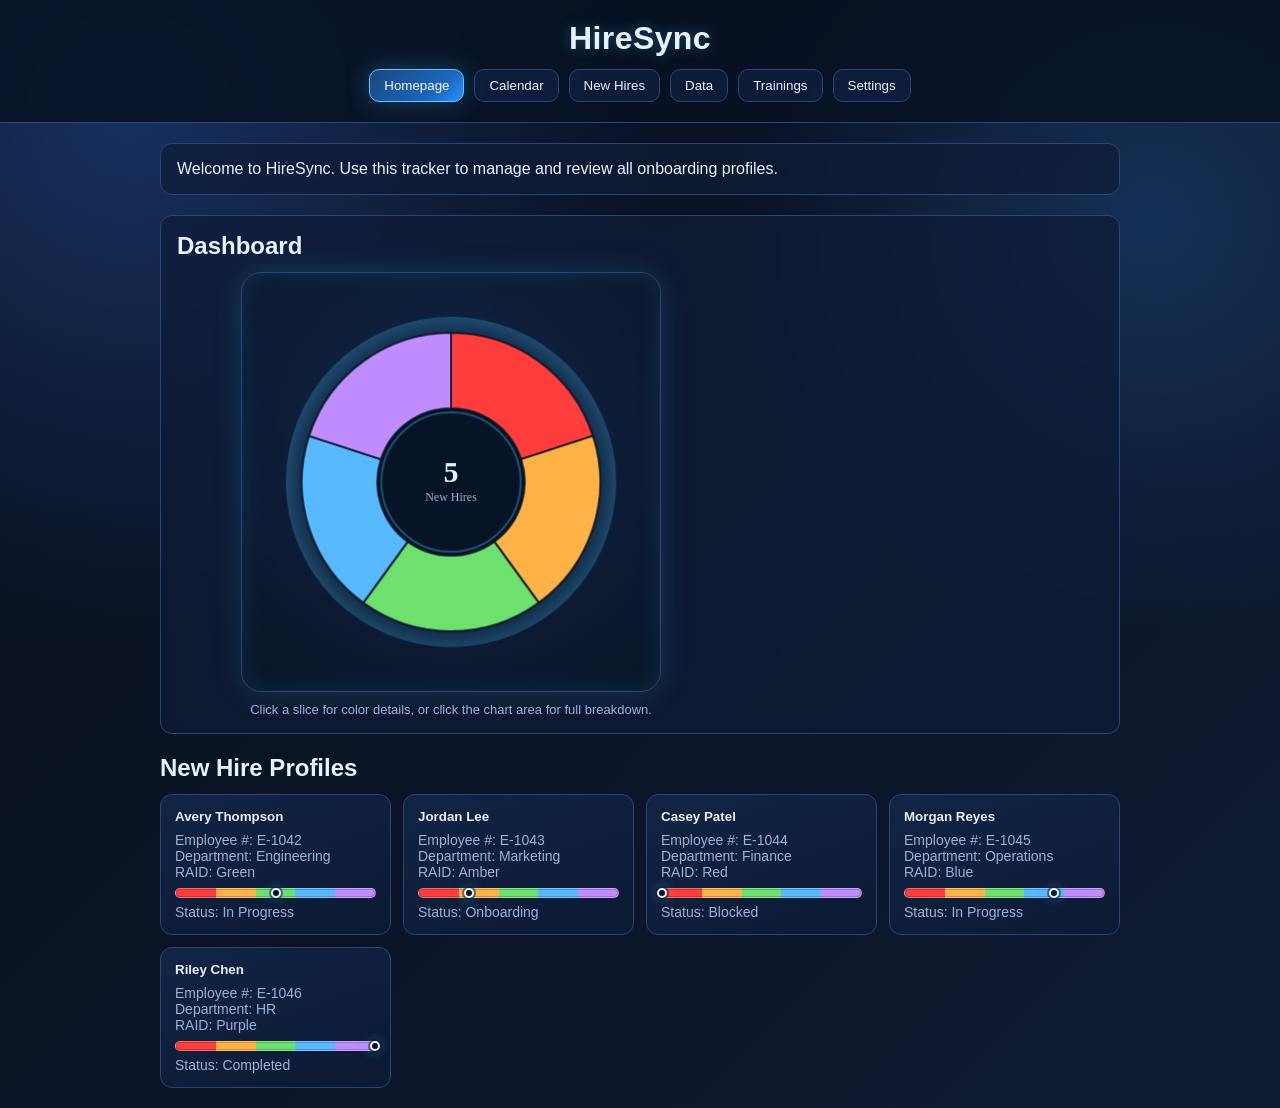
<file: index.html>
<!doctype html>
<html lang="en">
  <head>
    <meta charset="UTF-8" />
    <meta name="viewport" content="width=device-width, initial-scale=1.0" />
    <title>HireSync</title>
    <link rel="stylesheet" href="styles.css" />
  </head>
  <body data-default-tab="Homepage">
    <header class="page-header">
      <h1>HireSync</h1>
      <nav class="tabs" aria-label="Main navigation">
        <button class="tab active" data-tab="Homepage">Homepage</button>
        <button class="tab" data-tab="Calendar">Calendar</button>
        <button class="tab" data-tab="New Hires">New Hires</button>
        <button class="tab" data-tab="Data">Data</button>
        <button class="tab" data-tab="Trainings">Trainings</button>
        <button class="tab" data-tab="Settings">Settings</button>
      </nav>
    </header>

    <main>
      <section class="panel" id="tab-content" aria-live="polite"></section>

      <section class="panel" id="raid-insights-section">
        <h2>Dashboard</h2>
        <div class="raid-insights-layout">
          <div class="raid-chart-wrap">
            <canvas id="raidPieChart" width="420" height="420" aria-label="RAID color distribution chart"></canvas>
            <div class="chart-hint">Click a slice for color details, or click the chart area for full breakdown.</div>
          </div>
          <div id="raidDrilldown" class="raid-drilldown hidden" aria-live="polite">
            <h3 id="raidDrilldownTitle">RAID Details</h3>
            <ul id="raidDrilldownList"></ul>
          </div>
        </div>
      </section>

      <section id="hire-list-section" class="hire-list-section">
        <h2>New Hire Profiles</h2>
        <div id="hire-list" class="hire-list"></div>
      </section>
    </main>

    <div id="modal-backdrop" class="modal-backdrop hidden" role="presentation">
      <div class="modal" role="dialog" aria-modal="true" aria-labelledby="modal-title">
        <div class="modal-header">
          <h3 id="modal-title">Edit New Hire Profile</h3>
          <button id="close-modal" class="close-btn" aria-label="Close">✕</button>
        </div>

        <form id="hire-form" class="form-grid">
          <label>
            Name
            <input id="name" name="name" required />
          </label>

          <label>
            Employee Number
            <input id="employeeNumber" name="employeeNumber" required />
          </label>

          <label>
            Department
            <input id="department" name="department" required />
          </label>

          <label>
            RAID Color Scale
            <input id="raidScale" name="raidScale" type="range" min="1" max="5" step="1" value="3" />
            <div class="raid-scale-visual" aria-hidden="true">
              <div id="raidScaleMarker" class="raid-scale-marker"></div>
            </div>
            <div class="scale-labels" aria-hidden="true">
              <span>Red</span>
              <span>Amber</span>
              <span>Green</span>
              <span>Blue</span>
              <span>Purple</span>
            </div>
            <small id="raidColorDisplay">Selected: Green</small>
          </label>

          <label>
            Status
            <select id="status" name="status" required>
              <option value="Onboarding">Onboarding</option>
              <option value="In Progress">In Progress</option>
              <option value="Completed">Completed</option>
              <option value="Blocked">Blocked</option>
            </select>
          </label>

          <label class="full-width">
            Comment
            <textarea id="comment" name="comment" rows="4" placeholder="Add notes..."></textarea>
          </label>

          <div class="actions full-width">
            <button type="button" id="cancel-btn" class="secondary">Cancel</button>
            <button type="submit" class="primary">Save</button>
          </div>
        </form>
      </div>
    </div>

    <script src="script.js"></script>
  </body>
</html>
</file>
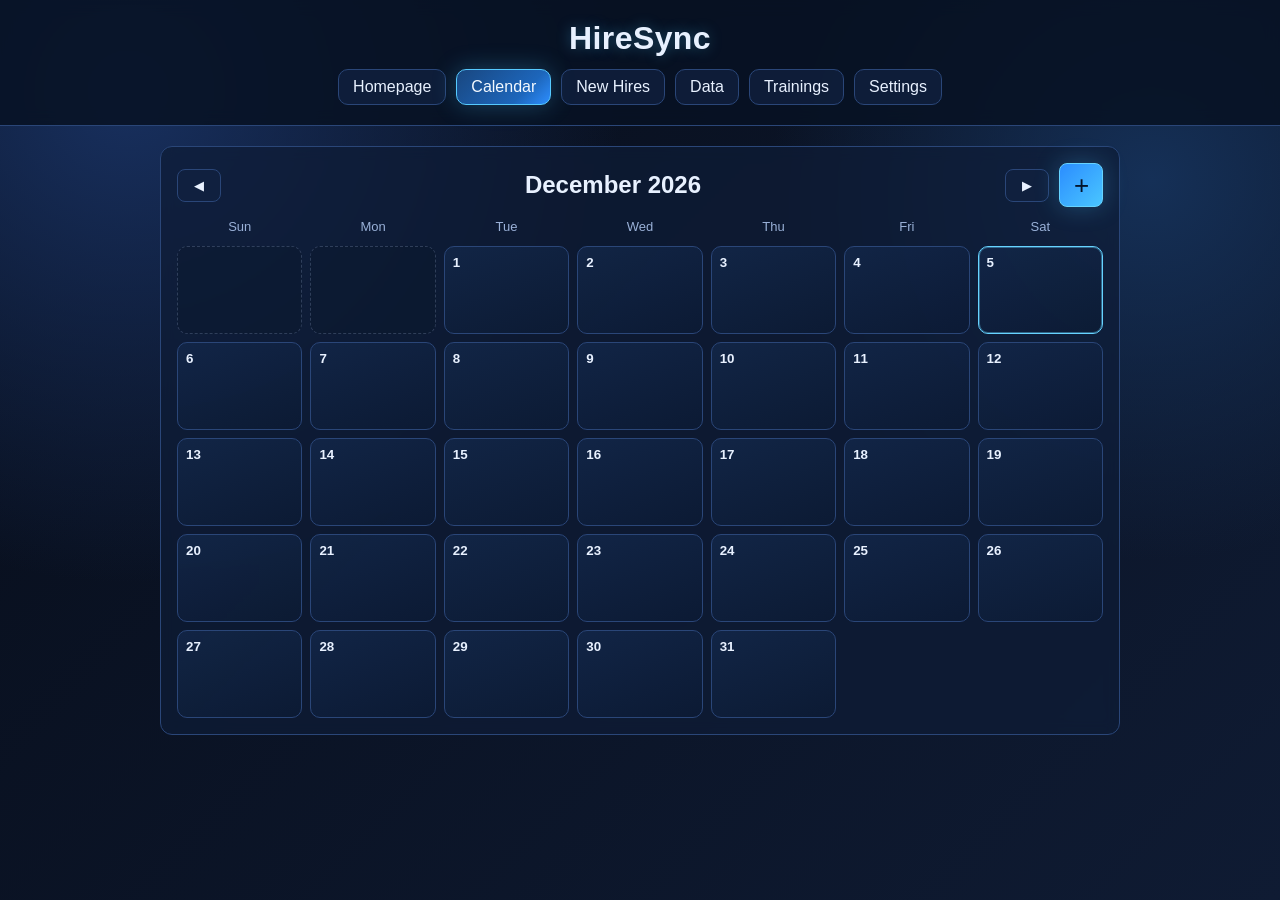
<file: calendar.html>
<!doctype html>
<html lang="en">
  <head>
    <meta charset="UTF-8" />
    <meta name="viewport" content="width=device-width, initial-scale=1.0" />
    <title>Calendar - HireSync</title>
    <link rel="stylesheet" href="styles.css" />
  </head>
  <body>
    <header class="page-header">
      <h1>HireSync</h1>
      <nav class="tabs" aria-label="Main navigation">
        <a class="tab" href="index.html">Homepage</a>
        <a class="tab active" href="calendar.html" aria-current="page">Calendar</a>
        <a class="tab" href="newhires.html">New Hires</a>
        <a class="tab" href="data.html">Data</a>
        <a class="tab" href="trainings.html">Trainings</a>
        <a class="tab" href="settings.html">Settings</a>
      </nav>
    </header>

    <main>
      <section class="panel calendar-panel" aria-live="polite">
        <div class="calendar-toolbar">
          <div class="calendar-toolbar-left">
            <button id="prevMonth" class="secondary" type="button">◀</button>
            <h2 id="calendarMonthLabel">Calendar</h2>
            <button id="nextMonth" class="secondary" type="button">▶</button>
          </div>
          <button id="calendarAddBtn" class="primary calendar-add-btn" type="button" aria-label="Add event">+</button>
        </div>

        <div class="calendar-weekdays" aria-hidden="true">
          <span>Sun</span>
          <span>Mon</span>
          <span>Tue</span>
          <span>Wed</span>
          <span>Thu</span>
          <span>Fri</span>
          <span>Sat</span>
        </div>

        <div id="calendarGrid" class="calendar-grid"></div>
      </section>
    </main>

    <div id="calendarModalBackdrop" class="modal-backdrop hidden" role="presentation">
      <div class="modal calendar-modal" role="dialog" aria-modal="true" aria-labelledby="calendar-modal-title">
        <div class="modal-header">
          <h3 id="calendar-modal-title">Day Events</h3>
          <button id="closeCalendarModal" class="close-btn" aria-label="Close">✕</button>
        </div>

        <div class="calendar-modal-layout">
          <section>
            <div class="calendar-events-header">
              <h4 id="selectedDayLabel">Events</h4>
              <div class="calendar-events-actions">
                <button id="sendDayInviteBtn" class="secondary" type="button">Send Invite</button>
                <button id="addEventBtn" class="primary" type="button">+ Add Another Event</button>
              </div>
            </div>
            <ul id="dayEventsList" class="day-events-list"></ul>
          </section>
        </div>
      </div>
    </div>

    <div id="eventModalBackdrop" class="modal-backdrop hidden" role="presentation">
      <div class="modal event-detail-modal" role="dialog" aria-modal="true" aria-labelledby="event-modal-title">
        <div class="modal-header">
          <h3 id="event-modal-title">Event Details</h3>
          <button id="closeEventModal" class="close-btn" aria-label="Close">✕</button>
        </div>

        <form id="calendarEventForm" class="form-grid">
          <label>
            Event Name
            <input id="eventName" name="eventName" required />
          </label>

          <label>
            Start Time
            <input id="eventStartTime" name="eventStartTime" type="time" required />
          </label>

          <label>
            End Time
            <input id="eventEndTime" name="eventEndTime" type="time" required />
          </label>

          <label>
            Start Date
            <input id="eventStartDate" name="eventStartDate" type="date" required />
          </label>

          <label>
            End Date
            <input id="eventEndDate" name="eventEndDate" type="date" required />
          </label>

          <label>
            Color Code
            <input id="eventColorCode" name="eventColorCode" type="color" value="#58b9ff" />
          </label>

          <label class="full-width note-field">
            Note
            <textarea id="eventNote" name="eventNote" rows="5" placeholder="Enter event notes (max 200 words)"></textarea>
            <small id="noteWordCount" class="note-word-count">0 / 200 words</small>
          </label>

          <div class="actions full-width">
            <button type="button" id="sendEventInviteBtn" class="secondary">Send Invite</button>
            <button type="button" id="deleteEventBtn" class="secondary">Delete</button>
            <button type="submit" class="primary">Save Event</button>
          </div>
        </form>
      </div>
    </div>

    <script src="calendar.js"></script>
  </body>
</html>
</file>
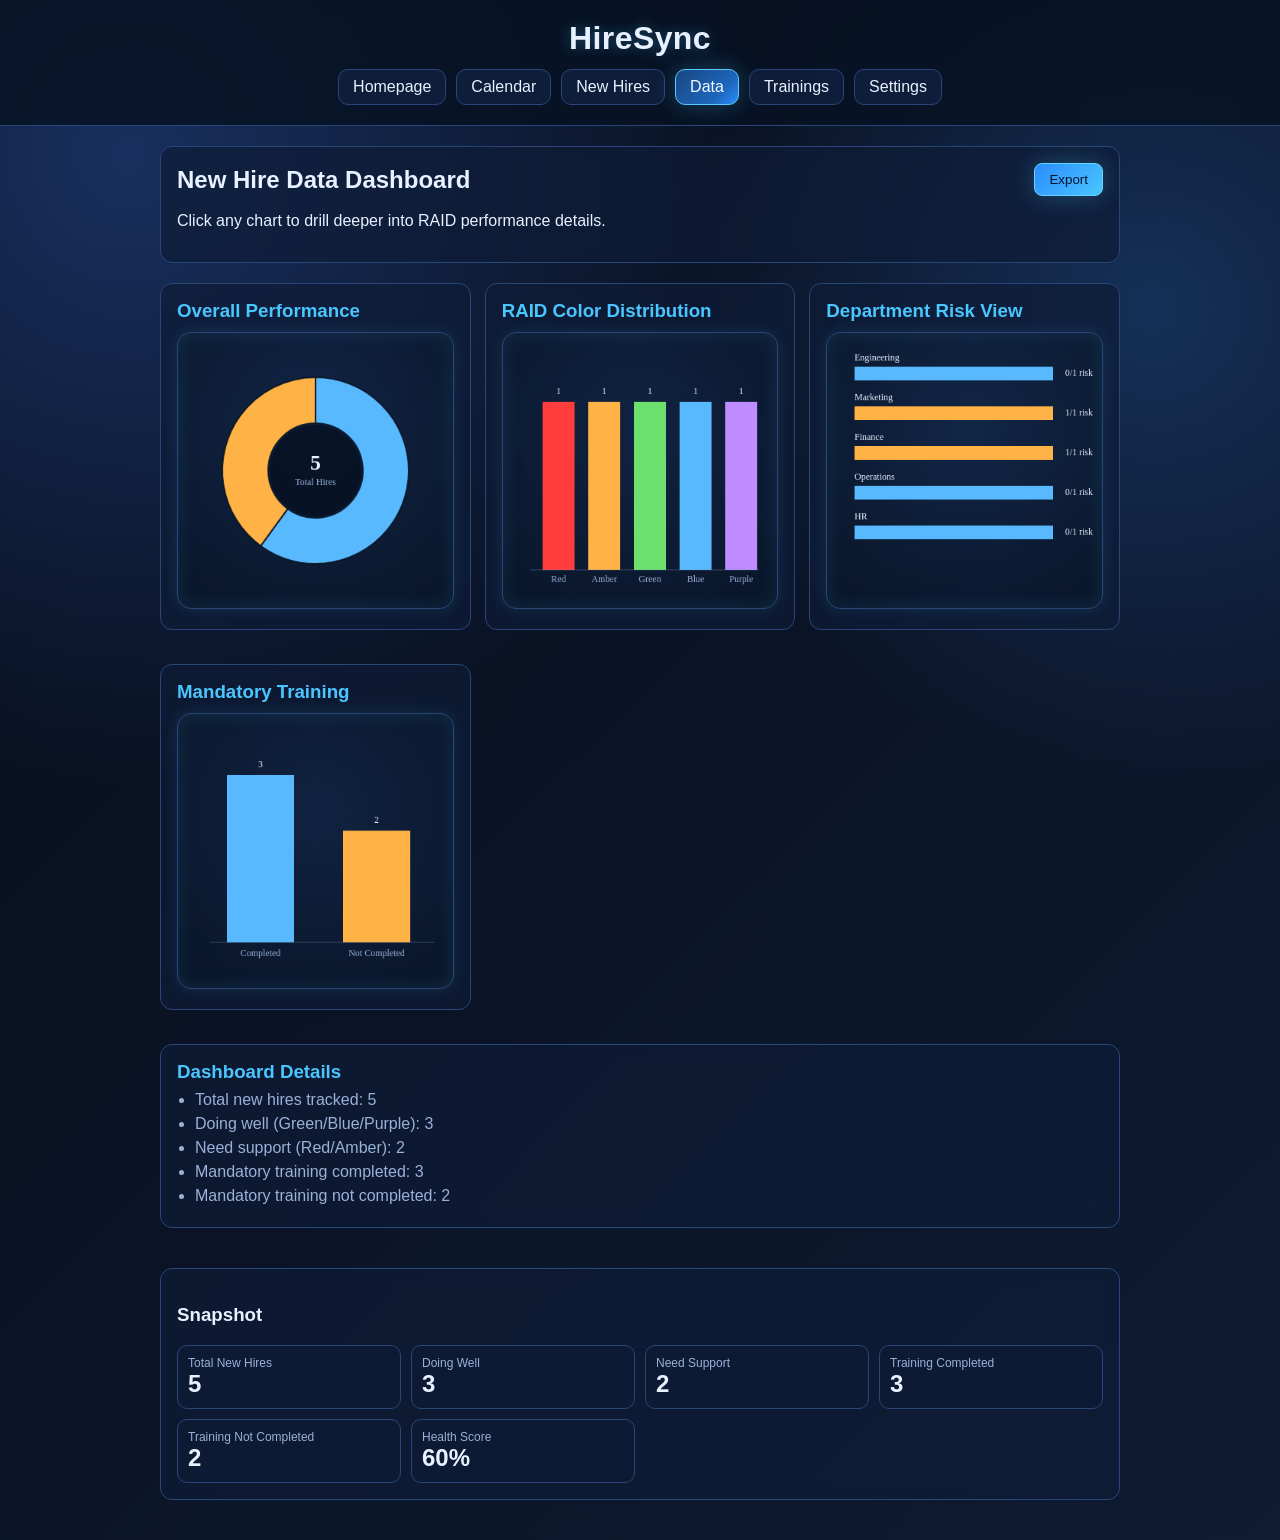
<file: data.html>
<!doctype html>
<html lang="en">
  <head>
    <meta charset="UTF-8" />
    <meta name="viewport" content="width=device-width, initial-scale=1.0" />
    <title>Data - HireSync</title>
    <link rel="stylesheet" href="styles.css" />
  </head>
  <body>
    <header class="page-header">
      <h1>HireSync</h1>
      <nav class="tabs" aria-label="Main navigation">
        <a class="tab" href="index.html">Homepage</a>
        <a class="tab" href="calendar.html">Calendar</a>
        <a class="tab" href="newhires.html">New Hires</a>
        <a class="tab active" href="data.html" aria-current="page">Data</a>
        <a class="tab" href="trainings.html">Trainings</a>
        <a class="tab" href="settings.html">Settings</a>
      </nav>
    </header>

    <main>
      <section class="panel" aria-live="polite">
        <div class="data-page-header">
          <h2>New Hire Data Dashboard</h2>
          <button id="exportDataTopBtn" type="button" class="primary">Export</button>
        </div>
        <p>Click any chart to drill deeper into RAID performance details.</p>
      </section>

      <section class="data-dashboard-layout">
        <article class="panel chart-panel">
          <h3>Overall Performance</h3>
          <canvas id="performanceDonut" width="360" height="360" aria-label="Good vs at-risk new hires"></canvas>
        </article>

        <article class="panel chart-panel">
          <h3>RAID Color Distribution</h3>
          <canvas id="raidBarChart" width="360" height="360" aria-label="RAID color bar chart"></canvas>
        </article>

        <article class="panel chart-panel">
          <h3>Department Risk View</h3>
          <canvas id="departmentRiskChart" width="360" height="360" aria-label="Department risk chart"></canvas>
        </article>

        <article class="panel chart-panel">
          <h3>Mandatory Training</h3>
          <canvas id="trainingStatusChart" width="360" height="360" aria-label="Mandatory training completion chart"></canvas>
        </article>

        <aside class="panel data-drilldown" id="dataDrilldown">
          <h3 id="dataDrilldownTitle">Dashboard Details</h3>
          <ul id="dataDrilldownList"></ul>
        </aside>
      </section>

      <section class="panel" aria-live="polite">
        <h3>Snapshot</h3>
        <div class="kpi-grid" id="kpiGrid"></div>
      </section>

    </main>

    <div id="exportModalBackdrop" class="modal-backdrop hidden" role="presentation">
      <div class="modal export-modal" role="dialog" aria-modal="true" aria-labelledby="export-modal-title">
        <div class="modal-header">
          <h3 id="export-modal-title">Export Data</h3>
          <button id="closeExportModal" class="close-btn" aria-label="Close">✕</button>
        </div>

        <form id="exportForm" class="export-grid">
          <label>
            Department
            <select id="exportDepartment">
              <option value="all">All Departments</option>
            </select>
          </label>

          <label>
            Training Status
            <select id="exportTrainingStatus">
              <option value="all">All</option>
              <option value="completed">Completed</option>
              <option value="notCompleted">Not Completed</option>
            </select>
          </label>

          <label>
            Performance Group
            <select id="exportPerformance">
              <option value="all">All</option>
              <option value="good">Doing Well</option>
              <option value="risk">Not Doing Too Well</option>
            </select>
          </label>

          <label>
            Export Format
            <select id="exportFormat">
              <option value="csv">CSV</option>
              <option value="json">JSON</option>
            </select>
          </label>

          <fieldset class="full-width export-raid-filter">
            <legend>RAID Colors</legend>
            <div class="raid-filter-tools">
              <button id="raidSelectAll" type="button" class="secondary">Select All</button>
              <button id="raidClearAll" type="button" class="secondary">Clear All</button>
            </div>
            <label><input type="checkbox" class="exportRaidColor" value="Red" checked /> Red</label>
            <label><input type="checkbox" class="exportRaidColor" value="Amber" checked /> Amber</label>
            <label><input type="checkbox" class="exportRaidColor" value="Green" checked /> Green</label>
            <label><input type="checkbox" class="exportRaidColor" value="Blue" checked /> Blue</label>
            <label><input type="checkbox" class="exportRaidColor" value="Purple" checked /> Purple</label>
          </fieldset>

          <div class="full-width export-actions">
            <div id="exportMatchCount" class="export-match-count">Matching records: 0</div>
            <button type="submit" class="primary">Export</button>
          </div>
        </form>
      </div>
    </div>

    <script src="data.js"></script>
  </body>
</html>
</file>
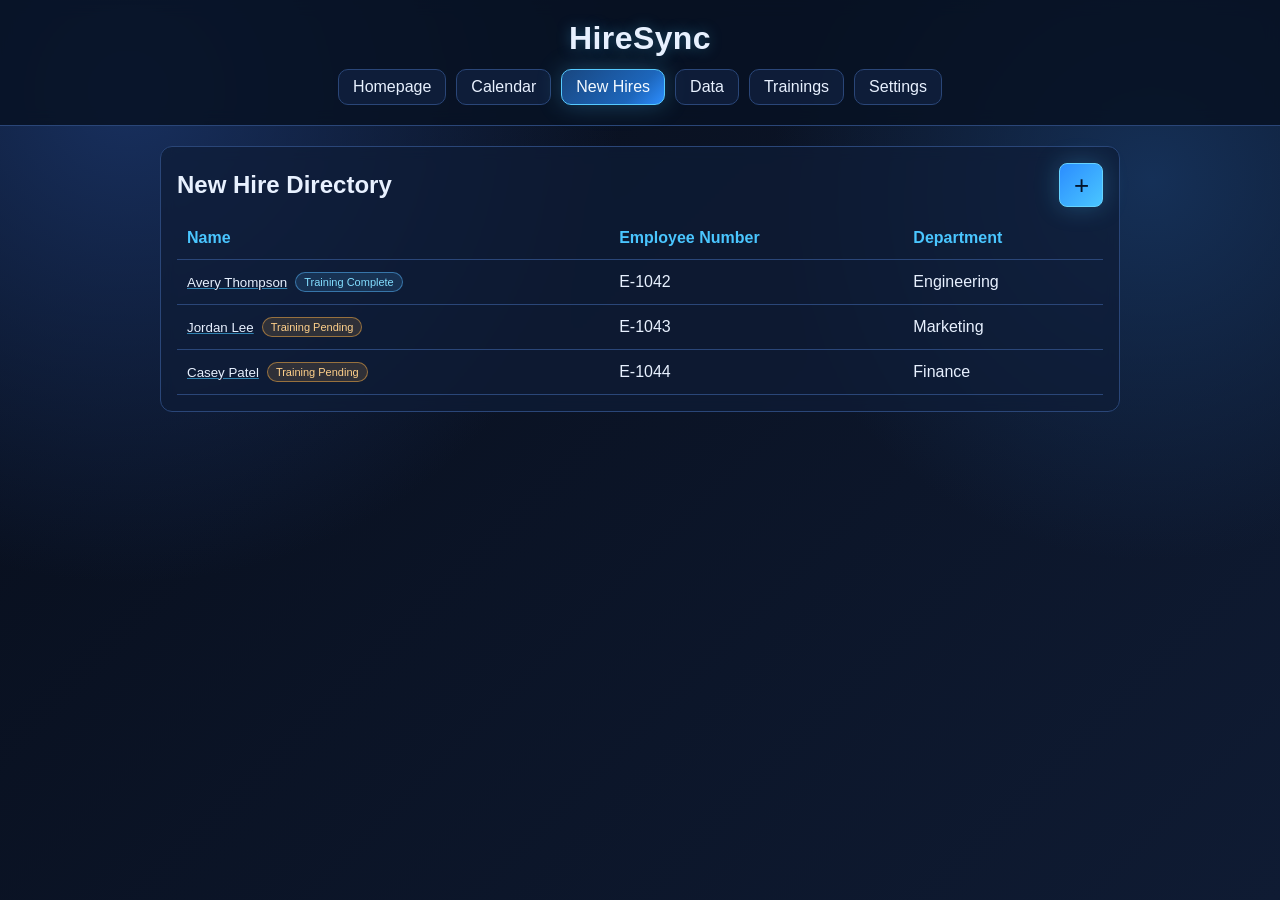
<file: newhires.html>
<!doctype html>
<html lang="en">
  <head>
    <meta charset="UTF-8" />
    <meta name="viewport" content="width=device-width, initial-scale=1.0" />
    <title>New Hires - HireSync</title>
    <link rel="stylesheet" href="styles.css" />
  </head>
  <body>
    <header class="page-header">
      <h1>HireSync</h1>
      <nav class="tabs" aria-label="Main navigation">
        <a class="tab" href="index.html">Homepage</a>
        <a class="tab" href="calendar.html">Calendar</a>
        <a class="tab active" href="newhires.html" aria-current="page">New Hires</a>
        <a class="tab" href="data.html">Data</a>
        <a class="tab" href="trainings.html">Trainings</a>
        <a class="tab" href="settings.html">Settings</a>
      </nav>
    </header>

    <main>
      <section class="panel" aria-live="polite">
        <div class="newhire-header-row">
          <h2>New Hire Directory</h2>
          <button id="addNewHireBtn" type="button" class="primary calendar-add-btn" aria-label="Add new hire">+</button>
        </div>
        <div class="directory-table-wrap">
          <table class="newhire-table">
            <thead>
              <tr>
                <th>Name</th>
                <th>Employee Number</th>
                <th>Department</th>
              </tr>
            </thead>
            <tbody id="newHireRows"></tbody>
          </table>
        </div>
      </section>
    </main>

    <div id="newHireModalBackdrop" class="modal-backdrop hidden" role="presentation">
      <div class="modal newhire-modal" role="dialog" aria-modal="true" aria-labelledby="modal-title">
        <div class="modal-header">
          <h3 id="modal-title">New Hire Profile</h3>
          <button id="closeNewHireModal" class="close-btn" aria-label="Close">✕</button>
        </div>

        <form id="newHireForm" class="form-grid">
          <label>
            Name
            <input id="hireName" name="hireName" required />
          </label>

          <label>
            Employee Number
            <input id="hireEmployeeNumber" name="hireEmployeeNumber" required />
          </label>

          <label>
            Department
            <input id="hireDepartment" name="hireDepartment" required />
          </label>

          <label>
            Personal Phone Number
            <input id="hirePersonalPhone" name="hirePersonalPhone" type="tel" placeholder="(555) 123-4567" />
          </label>

          <label>
            Personal Email Address
            <input id="hirePersonalEmail" name="hirePersonalEmail" type="email" placeholder="name@example.com" />
          </label>

          <label class="full-width checkbox-field">
            <span>Mandatory Training Completed</span>
            <input id="hireTrainingCompleted" name="hireTrainingCompleted" type="checkbox" />
          </label>

          <label>
            RAID Color Scale
            <input id="hireRaidScale" name="hireRaidScale" type="range" min="1" max="5" step="1" value="3" />
            <div class="raid-scale-visual" aria-hidden="true">
              <div id="hireRaidScaleMarker" class="raid-scale-marker"></div>
            </div>
            <div class="scale-labels" aria-hidden="true">
              <span>Red</span>
              <span>Amber</span>
              <span>Green</span>
              <span>Blue</span>
              <span>Purple</span>
            </div>
            <small id="hireRaidColorDisplay">Selected: Green</small>
          </label>

          <label class="full-width">
            Most Recent Resume Link
            <input id="hireResumeUrl" name="hireResumeUrl" type="url" placeholder="https://..." />
            <a id="hireResumePreview" class="resume-link" href="#" target="_blank" rel="noopener noreferrer">Open most recent resume</a>
          </label>

          <label class="full-width">
            Notes
            <textarea id="hireNotes" name="hireNotes" rows="4" placeholder="Add notes..."></textarea>
          </label>

          <label class="full-width">
            Assessments
            <textarea id="hireAssessments" name="hireAssessments" rows="4" placeholder="Add assessments..."></textarea>
          </label>

          <div class="full-width">
            <div class="document-header">Documents</div>
            <div class="document-input-row">
              <input id="documentName" type="text" placeholder="Document name" />
              <input id="documentUrl" type="url" placeholder="Document URL" />
              <button id="addDocumentBtn" type="button" class="secondary">Add</button>
            </div>
            <div class="document-upload-row">
              <input id="documentFile" type="file" />
              <button id="uploadDocumentBtn" type="button" class="secondary">Upload File</button>
            </div>
            <ul id="documentList" class="document-list"></ul>
          </div>

          <div class="full-width">
            <div class="history-header">Profile History</div>
            <ul id="profileHistoryList" class="profile-history-list"></ul>
          </div>

          <div class="actions full-width">
            <button type="button" id="cancelNewHireBtn" class="secondary">Cancel</button>
            <button type="submit" class="primary">Save Profile</button>
          </div>
        </form>
      </div>
    </div>

    <script src="newhires.js"></script>
  </body>
</html>
</file>
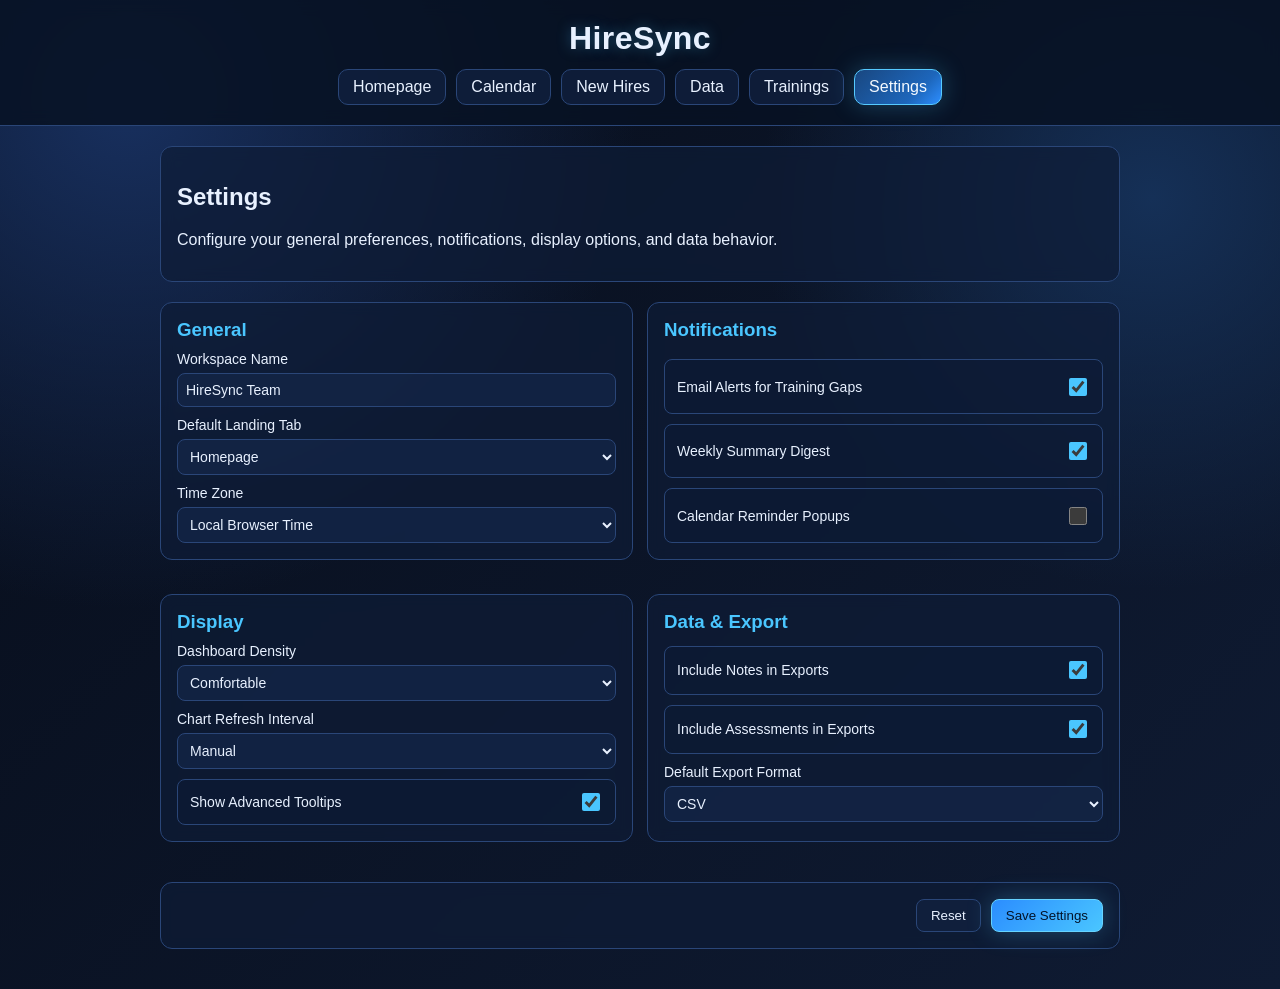
<file: settings.html>
<!doctype html>
<html lang="en">
  <head>
    <meta charset="UTF-8" />
    <meta name="viewport" content="width=device-width, initial-scale=1.0" />
    <title>Settings - HireSync</title>
    <link rel="stylesheet" href="styles.css" />
  </head>
  <body>
    <header class="page-header">
      <h1>HireSync</h1>
      <nav class="tabs" aria-label="Main navigation">
        <a class="tab" href="index.html">Homepage</a>
        <a class="tab" href="calendar.html">Calendar</a>
        <a class="tab" href="newhires.html">New Hires</a>
        <a class="tab" href="data.html">Data</a>
        <a class="tab" href="trainings.html">Trainings</a>
        <a class="tab active" href="settings.html" aria-current="page">Settings</a>
      </nav>
    </header>

    <main>
      <section class="panel" aria-live="polite">
        <h2>Settings</h2>
        <p>Configure your general preferences, notifications, display options, and data behavior.</p>
      </section>

      <section class="settings-layout">
        <article class="panel settings-card">
          <h3>General</h3>
          <label>
            Workspace Name
            <input type="text" value="HireSync Team" />
          </label>
          <label>
            Default Landing Tab
            <select>
              <option>Homepage</option>
              <option>Calendar</option>
              <option>New Hires</option>
              <option>Data</option>
              <option>Trainings</option>
              <option>Settings</option>
            </select>
          </label>
          <label>
            Time Zone
            <select>
              <option>Local Browser Time</option>
              <option>UTC</option>
              <option>US Eastern</option>
              <option>US Central</option>
              <option>US Pacific</option>
            </select>
          </label>
        </article>

        <article class="panel settings-card">
          <h3>Notifications</h3>
          <label class="checkbox-field">
            <span>Email Alerts for Training Gaps</span>
            <input type="checkbox" checked />
          </label>
          <label class="checkbox-field">
            <span>Weekly Summary Digest</span>
            <input type="checkbox" checked />
          </label>
          <label class="checkbox-field">
            <span>Calendar Reminder Popups</span>
            <input type="checkbox" />
          </label>
        </article>

        <article class="panel settings-card">
          <h3>Display</h3>
          <label>
            Dashboard Density
            <select>
              <option>Comfortable</option>
              <option>Compact</option>
            </select>
          </label>
          <label>
            Chart Refresh Interval
            <select>
              <option>Manual</option>
              <option>Every 5 minutes</option>
              <option>Every 15 minutes</option>
              <option>Every 30 minutes</option>
            </select>
          </label>
          <label class="checkbox-field">
            <span>Show Advanced Tooltips</span>
            <input type="checkbox" checked />
          </label>
        </article>

        <article class="panel settings-card">
          <h3>Data & Export</h3>
          <label class="checkbox-field">
            <span>Include Notes in Exports</span>
            <input type="checkbox" checked />
          </label>
          <label class="checkbox-field">
            <span>Include Assessments in Exports</span>
            <input type="checkbox" checked />
          </label>
          <label>
            Default Export Format
            <select>
              <option>CSV</option>
              <option>JSON</option>
            </select>
          </label>
        </article>
      </section>

      <section class="panel settings-actions">
        <button class="secondary" type="button">Reset</button>
        <button class="primary" type="button">Save Settings</button>
      </section>
    </main>
  </body>
</html>
</file>
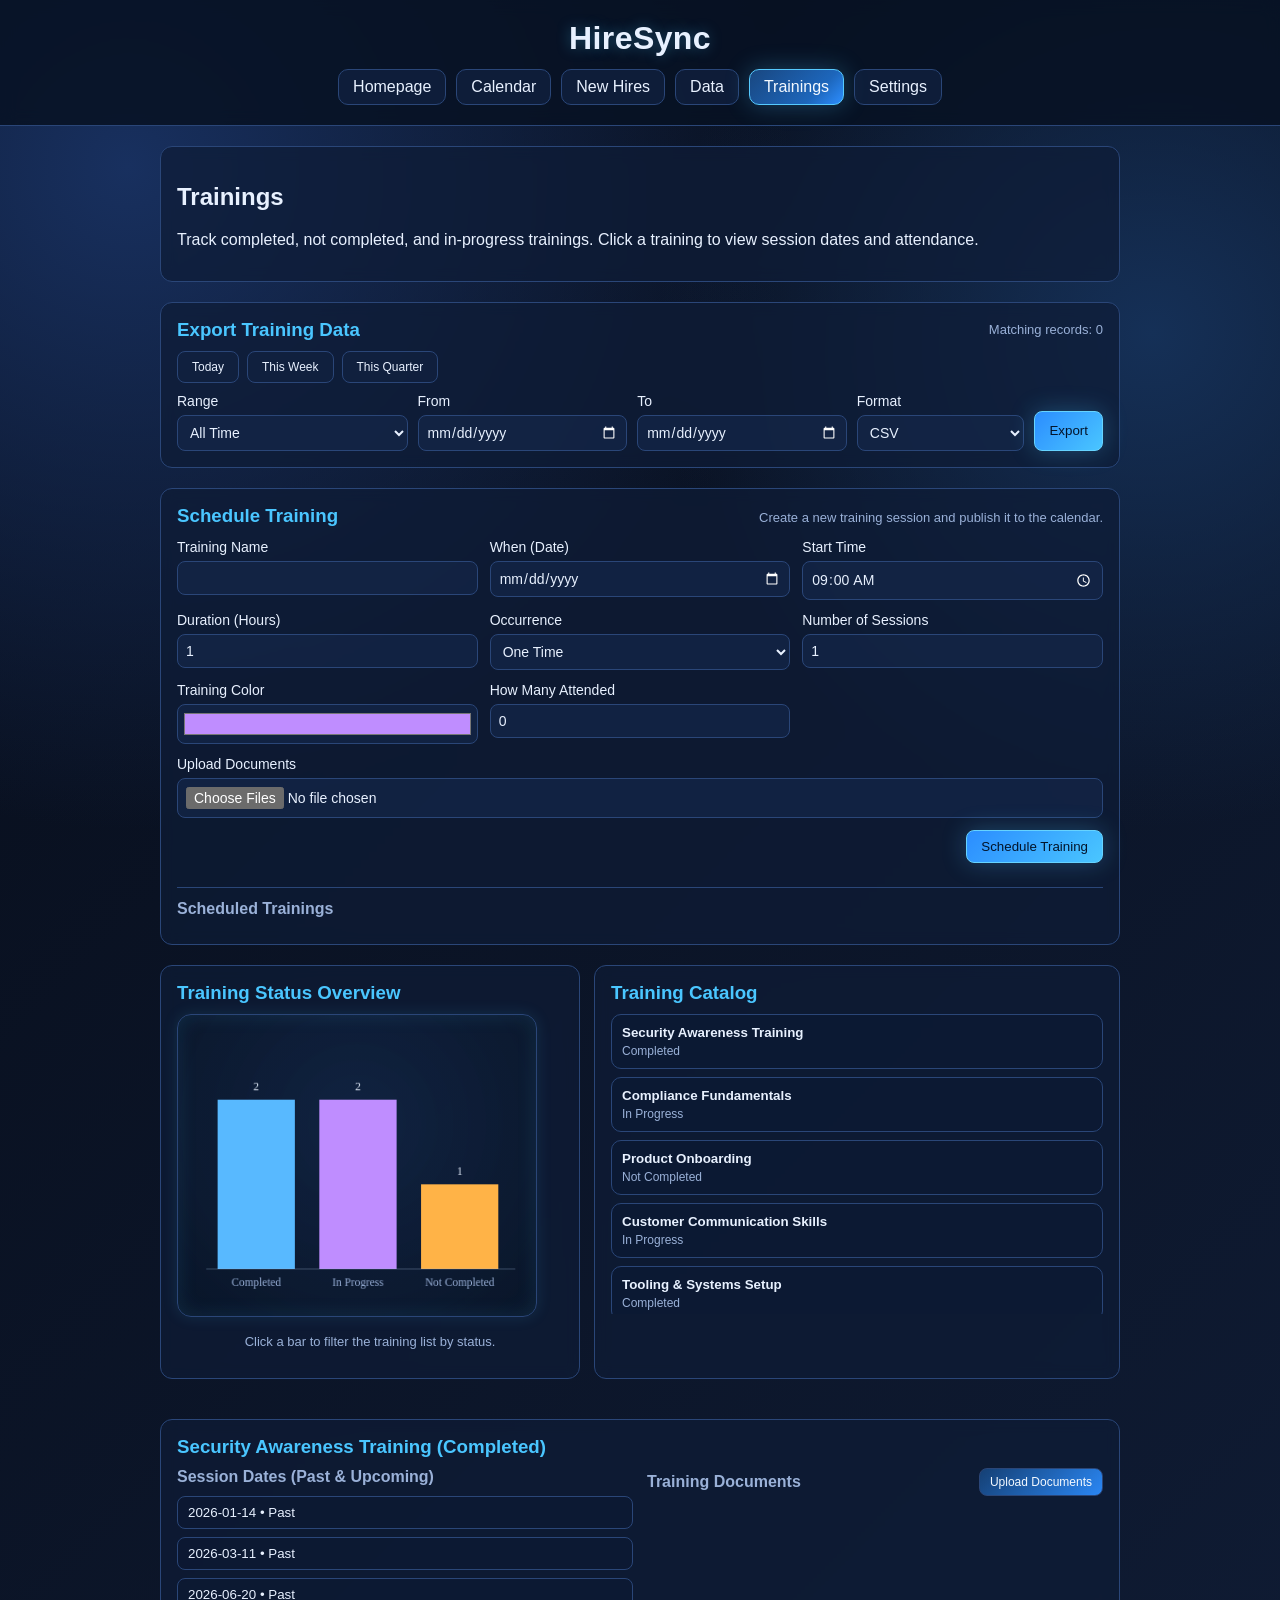
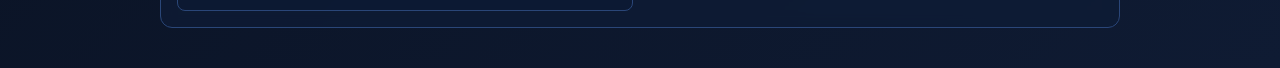
<file: trainings.html>
<!doctype html>
<html lang="en">
  <head>
    <meta charset="UTF-8" />
    <meta name="viewport" content="width=device-width, initial-scale=1.0" />
    <title>Trainings - HireSync</title>
    <link rel="stylesheet" href="styles.css" />
  </head>
  <body>
    <header class="page-header">
      <h1>HireSync</h1>
      <nav class="tabs" aria-label="Main navigation">
        <a class="tab" href="index.html">Homepage</a>
        <a class="tab" href="calendar.html">Calendar</a>
        <a class="tab" href="newhires.html">New Hires</a>
        <a class="tab" href="data.html">Data</a>
        <a class="tab active" href="trainings.html" aria-current="page">Trainings</a>
        <a class="tab" href="settings.html">Settings</a>
      </nav>
    </header>

    <main>
      <section class="panel" aria-live="polite">
        <h2>Trainings</h2>
        <p>Track completed, not completed, and in-progress trainings. Click a training to view session dates and attendance.</p>
      </section>

      <section class="panel training-export-panel" aria-labelledby="trainingExportTitle">
        <div class="training-export-header">
          <h3 id="trainingExportTitle">Export Training Data</h3>
          <span id="trainingExportMatchCount" class="training-export-match-count">Matching records: 0</span>
        </div>

        <form id="trainingExportForm" class="training-export-form">
          <div class="training-export-quick-ranges" aria-label="Quick timeframe selection">
            <button type="button" class="secondary training-export-range-btn" data-quick-range="today">Today</button>
            <button type="button" class="secondary training-export-range-btn" data-quick-range="thisWeek">This Week</button>
            <button type="button" class="secondary training-export-range-btn" data-quick-range="thisQuarter">This Quarter</button>
          </div>

          <div class="training-export-controls">
            <label>
              Range
              <select id="trainingExportTimeframe" name="trainingExportTimeframe">
                <option value="all">All Time</option>
                <option value="last30">Last 30 Days</option>
                <option value="currentMonth">Current Month</option>
                <option value="custom">Custom</option>
              </select>
            </label>

            <label>
              From
              <input id="trainingExportFromDate" name="trainingExportFromDate" type="date" />
            </label>

            <label>
              To
              <input id="trainingExportToDate" name="trainingExportToDate" type="date" />
            </label>

            <label>
              Format
              <select id="trainingExportFormat" name="trainingExportFormat">
                <option value="csv">CSV</option>
                <option value="json">JSON</option>
              </select>
            </label>

            <button type="submit" class="primary training-export-submit-btn">Export</button>
          </div>
        </form>
      </section>

      <section class="panel training-scheduler-panel" aria-labelledby="scheduleTrainingTitle">
        <div class="training-scheduler-header">
          <h3 id="scheduleTrainingTitle">Schedule Training</h3>
          <p>Create a new training session and publish it to the calendar.</p>
        </div>

        <form id="scheduleTrainingForm" class="training-scheduler-form">
          <label>
            Training Name
            <input id="scheduledTrainingName" name="scheduledTrainingName" type="text" required />
          </label>

          <label>
            When (Date)
            <input id="scheduledTrainingDate" name="scheduledTrainingDate" type="date" required />
          </label>

          <label>
            Start Time
            <input id="scheduledTrainingStartTime" name="scheduledTrainingStartTime" type="time" value="09:00" required />
          </label>

          <label>
            Duration (Hours)
            <input id="scheduledTrainingDuration" name="scheduledTrainingDuration" type="number" min="0.5" step="0.5" value="1" required />
          </label>

          <label>
            Occurrence
            <select id="scheduledTrainingOccurrence" name="scheduledTrainingOccurrence">
              <option value="once">One Time</option>
              <option value="weekly">Weekly</option>
              <option value="biweekly">Every 2 Weeks</option>
              <option value="monthly">Monthly</option>
            </select>
          </label>

          <label>
            Number of Sessions
            <input id="scheduledTrainingSessionCount" name="scheduledTrainingSessionCount" type="number" min="1" max="24" value="1" required />
          </label>

          <label>
            Training Color
            <input id="scheduledTrainingColor" name="scheduledTrainingColor" type="color" value="#bf8dff" />
          </label>

          <label>
            How Many Attended
            <input id="scheduledTrainingAttended" name="scheduledTrainingAttended" type="number" min="0" step="1" value="0" required />
          </label>

          <label class="full-width">
            Upload Documents
            <input id="scheduledTrainingDocuments" name="scheduledTrainingDocuments" type="file" multiple />
          </label>

          <div class="actions full-width">
            <button id="scheduleTrainingSubmitBtn" type="submit" class="primary">Schedule Training</button>
            <button id="cancelScheduledTrainingEditBtn" type="button" class="secondary hidden">Cancel Edit</button>
          </div>
        </form>

        <p id="scheduleTrainingFeedback" class="training-scheduler-feedback" aria-live="polite"></p>

        <section class="scheduled-training-manager" aria-labelledby="scheduledTrainingManagerTitle">
          <h4 id="scheduledTrainingManagerTitle">Scheduled Trainings</h4>
          <ul id="scheduledTrainingManagerList" class="scheduled-training-list"></ul>
        </section>
      </section>

      <section class="trainings-layout">
        <article class="panel chart-panel">
          <h3>Training Status Overview</h3>
          <canvas id="trainingOverviewChart" width="380" height="320" aria-label="Training status chart"></canvas>
          <p class="chart-hint">Click a bar to filter the training list by status.</p>
        </article>

        <article class="panel trainings-list-panel">
          <h3>Training Catalog</h3>
          <ul id="trainingList" class="training-list"></ul>
        </article>
      </section>

      <section class="panel training-detail-panel" id="trainingDetailPanel">
        <h3 id="trainingDetailTitle">Training Details</h3>

        <div class="training-detail-grid">
          <section class="training-sessions-box">
            <h4>Session Dates (Past & Upcoming)</h4>
            <ul id="trainingSessionDates" class="session-date-list"></ul>
          </section>

          <section class="training-documents-box">
            <div class="training-documents-header-row">
              <h4>Training Documents</h4>
              <button id="uploadTrainingDocumentsBtn" type="button" class="upload-training-docs-btn hidden">Upload Documents</button>
            </div>
            <input
              id="trainingDocumentsUploadInput"
              class="hidden"
              type="file"
              multiple
              aria-label="Upload training documents"
            />
            <ul id="trainingDocuments" class="training-document-list"></ul>
          </section>
        </div>
      </section>
    </main>

    <div id="attendanceModalBackdrop" class="modal-backdrop hidden" role="presentation">
      <div class="modal training-attendance-modal" role="dialog" aria-modal="true" aria-labelledby="attendance-modal-title">
        <div class="modal-header">
          <h3 id="attendance-modal-title">Session Attendance</h3>
          <button id="closeAttendanceModal" class="close-btn" aria-label="Close">✕</button>
        </div>

        <div class="attendance-content">
          <p id="attendanceSessionInfo"></p>
          <div class="attendance-stats">
            <div class="attendance-stat-card">
              <div class="kpi-label">Attended</div>
              <div id="attendanceCount" class="kpi-value">0</div>
            </div>
            <div class="attendance-stat-card">
              <div class="kpi-label">Absent</div>
              <div id="absenceCount" class="kpi-value">0</div>
            </div>
          </div>
        </div>
      </div>
    </div>

    <script src="trainings.js"></script>
  </body>
</html>
</file>
<file: styles.css>
:root {
  color-scheme: dark;
  font-family: Segoe UI, Arial, sans-serif;
  --bg: #070d1a;
  --bg-accent: #0f1b33;
  --surface: rgba(14, 28, 54, 0.72);
  --surface-solid: #0f1f3e;
  --border: #2a4678;
  --text: #e8f1ff;
  --muted: #9ab1d8;
  --primary: #4ac6ff;
  --primary-strong: #2b8dff;
  --glow: 0 0 24px rgba(74, 198, 255, 0.28);
}

* {
  box-sizing: border-box;
}

body {
  margin: 0;
  min-height: 100vh;
  overflow-y: scroll;
  scrollbar-gutter: stable;
  background: radial-gradient(circle at 10% 10%, #18305f 0%, transparent 35%),
    radial-gradient(circle at 90% 20%, #153057 0%, transparent 28%),
    linear-gradient(135deg, var(--bg) 0%, var(--bg-accent) 100%);
  color: var(--text);
}

html {
  scrollbar-color: rgba(74, 198, 255, 0.8) rgba(12, 26, 52, 0.5);
}

body::-webkit-scrollbar {
  width: 12px;
}

body::-webkit-scrollbar-track {
  background: rgba(12, 26, 52, 0.5);
}

body::-webkit-scrollbar-thumb {
  background: linear-gradient(180deg, rgba(74, 198, 255, 0.85), rgba(43, 141, 255, 0.8));
  border-radius: 999px;
  border: 2px solid rgba(12, 26, 52, 0.6);
}

.page-header {
  background: rgba(8, 18, 36, 0.86);
  border-bottom: 1px solid var(--border);
  backdrop-filter: blur(8px);
  padding: 20px;
  position: sticky;
  top: 0;
  z-index: 5;
}

h1 {
  margin: 0 0 12px;
  text-align: center;
  letter-spacing: 0.4px;
  text-shadow: 0 0 14px rgba(74, 198, 255, 0.35);
}

.tabs {
  display: flex;
  gap: 10px;
  flex-wrap: wrap;
  justify-content: center;
}

.tab {
  border: 1px solid var(--border);
  background: rgba(18, 35, 66, 0.7);
  color: var(--text);
  border-radius: 10px;
  padding: 8px 14px;
  cursor: pointer;
  text-decoration: none;
  transition: all 0.2s ease;
}

.tab:hover {
  border-color: var(--primary);
  box-shadow: var(--glow);
}

.tab.active {
  background: linear-gradient(135deg, #194780 0%, #1d66bb 70%, #2d8eff 100%);
  color: #f3f9ff;
  border-color: #56caff;
  box-shadow: var(--glow);
}

main {
  max-width: 1000px;
  margin: 0 auto;
  padding: 20px;
}

.panel {
  background: var(--surface);
  border: 1px solid var(--border);
  backdrop-filter: blur(7px);
  border-radius: 12px;
  padding: 16px;
  margin-bottom: 20px;
}

#raid-insights-section h2,
.hire-list-section h2 {
  margin: 0 0 12px;
}

.raid-chart-wrap {
  display: grid;
  justify-items: center;
  gap: 10px;
}

.raid-insights-layout {
  display: grid;
  grid-template-columns: minmax(320px, 1fr) minmax(260px, 360px);
  gap: 18px;
  align-items: start;
}

#raidPieChart {
  width: 420px;
  max-width: 100%;
  height: auto;
  border-radius: 20px;
  background: radial-gradient(circle at 50% 40%, rgba(25, 53, 96, 0.42), rgba(8, 20, 37, 0.8));
  border: 1px solid var(--border);
  cursor: pointer;
  box-shadow: inset 0 0 24px rgba(74, 198, 255, 0.12), 0 0 30px rgba(74, 198, 255, 0.16);
  transition: box-shadow 0.2s ease, transform 0.2s ease;
}

#raidPieChart:hover {
  transform: translateY(-1px);
  box-shadow: inset 0 0 24px rgba(74, 198, 255, 0.2), 0 0 38px rgba(74, 198, 255, 0.24);
}

.chart-hint {
  color: var(--muted);
  font-size: 13px;
  text-align: center;
}

.raid-drilldown {
  border: 1px solid var(--border);
  border-radius: 14px;
  background: linear-gradient(165deg, rgba(12, 24, 46, 0.86), rgba(8, 18, 36, 0.86));
  padding: 14px;
  min-height: 180px;
  box-shadow: inset 0 0 18px rgba(74, 198, 255, 0.08);
}

.raid-drilldown h3 {
  margin: 0 0 8px;
  color: var(--primary);
}

.raid-drilldown ul {
  margin: 0;
  padding-left: 18px;
  color: var(--text);
}

.raid-drilldown li {
  margin: 6px 0;
  color: var(--muted);
}

.hidden {
  display: none;
}

.hire-list {
  display: grid;
  grid-template-columns: repeat(auto-fit, minmax(210px, 1fr));
  gap: 12px;
}

.hire-card {
  border: 1px solid var(--border);
  border-radius: 12px;
  background: linear-gradient(160deg, rgba(19, 39, 74, 0.86), rgba(12, 26, 52, 0.86));
  padding: 14px;
  cursor: pointer;
  text-align: left;
  color: var(--text);
  transition: transform 0.18s ease, border-color 0.18s ease, box-shadow 0.18s ease;
}

.hire-card:hover {
  border-color: var(--primary);
  transform: translateY(-2px);
  box-shadow: var(--glow);
}

.hire-name {
  font-weight: 700;
  margin-bottom: 8px;
}

.meta {
  font-size: 14px;
  color: var(--muted);
}

.modal-backdrop {
  position: fixed;
  inset: 0;
  background: rgba(4, 9, 20, 0.72);
  display: grid;
  place-items: center;
  padding: 20px;
  z-index: 10;
}

.modal-backdrop.hidden {
  display: none;
}

.modal {
  width: min(640px, 100%);
  background: rgba(10, 21, 42, 0.95);
  border-radius: 14px;
  border: 1px solid var(--border);
  box-shadow: 0 18px 40px rgba(0, 0, 0, 0.55), var(--glow);
  padding: 16px;
}

.modal-header {
  display: flex;
  align-items: center;
  justify-content: space-between;
  margin-bottom: 12px;
}

.close-btn {
  border: none;
  background: transparent;
  font-size: 20px;
  cursor: pointer;
  color: var(--muted);
}

.form-grid {
  display: grid;
  grid-template-columns: repeat(2, minmax(0, 1fr));
  gap: 12px;
}

label {
  display: flex;
  flex-direction: column;
  gap: 6px;
  font-size: 14px;
}

input,
select,
textarea {
  border: 1px solid var(--border);
  background: rgba(20, 38, 72, 0.72);
  color: var(--text);
  border-radius: 8px;
  padding: 8px;
  font: inherit;
}

input:focus,
select:focus,
textarea:focus {
  outline: 2px solid rgba(74, 198, 255, 0.45);
  outline-offset: 1px;
}

input[type='range'] {
  accent-color: var(--primary);
  padding: 0;
}

.scale-labels {
  display: grid;
  grid-template-columns: repeat(5, 1fr);
  gap: 6px;
  font-size: 12px;
  color: var(--muted);
}

.raid-scale-visual,
.card-raid-bar {
  position: relative;
  height: 12px;
  border-radius: 999px;
  background: linear-gradient(
    90deg,
    #ff3d3d 0%,
    #ff3d3d 20%,
    #ffb347 20%,
    #ffb347 40%,
    #6de06d 40%,
    #6de06d 60%,
    #58b9ff 60%,
    #58b9ff 80%,
    #bf8dff 80%,
    #bf8dff 100%
  );
  border: 1px solid rgba(255, 255, 255, 0.22);
  box-shadow: inset 0 0 0 1px rgba(0, 0, 0, 0.2);
}

.raid-scale-marker,
.card-raid-marker {
  position: absolute;
  top: 50%;
  width: 12px;
  height: 12px;
  border-radius: 50%;
  border: 2px solid #e8f1ff;
  background: #081425;
  box-shadow: 0 0 0 2px rgba(8, 20, 37, 0.5), 0 0 12px rgba(74, 198, 255, 0.5);
  transform: translate(-50%, -50%);
}

.card-raid-bar {
  height: 10px;
  margin: 8px 0 6px;
}

.card-raid-marker {
  width: 10px;
  height: 10px;
}

#raidColorDisplay {
  color: var(--primary);
  font-size: 12px;
}

.full-width {
  grid-column: 1 / -1;
}

.actions {
  display: flex;
  justify-content: flex-end;
  gap: 10px;
}

button.primary,
button.secondary {
  border: 1px solid var(--border);
  border-radius: 8px;
  padding: 8px 14px;
  cursor: pointer;
}

button.primary {
  background: linear-gradient(135deg, var(--primary-strong), var(--primary));
  color: #03142b;
  border-color: #66d3ff;
  box-shadow: var(--glow);
}

button.secondary {
  background: rgba(18, 35, 66, 0.68);
  color: var(--text);
}

.calendar-panel {
  display: grid;
  gap: 12px;
}

.calendar-toolbar {
  display: flex;
  justify-content: space-between;
  align-items: center;
  gap: 10px;
}

.calendar-toolbar-left {
  display: grid;
  grid-template-columns: 44px 1fr 44px;
  align-items: center;
  gap: 12px;
  flex: 1;
}

#calendarMonthLabel {
  margin: 0;
  text-align: center;
}

.calendar-add-btn {
  min-width: 44px;
  width: 44px;
  height: 44px;
  padding: 0;
  border-radius: 12px;
  font-size: 26px;
  line-height: 1;
}

.calendar-weekdays,
.calendar-grid {
  display: grid;
  grid-template-columns: repeat(7, minmax(0, 1fr));
  gap: 8px;
}

.calendar-weekdays span {
  text-align: center;
  color: var(--muted);
  font-size: 13px;
}

.calendar-cell {
  min-height: 88px;
  border: 1px solid var(--border);
  border-radius: 10px;
  background: linear-gradient(160deg, rgba(19, 39, 74, 0.82), rgba(12, 26, 52, 0.82));
  color: var(--text);
  padding: 8px;
  text-align: left;
  cursor: pointer;
  display: grid;
  align-content: space-between;
  transition: border-color 0.2s ease, box-shadow 0.2s ease, transform 0.2s ease;
}

.calendar-cell:hover {
  border-color: var(--primary);
  box-shadow: var(--glow);
  transform: translateY(-1px);
}

.calendar-cell--empty {
  min-height: 88px;
  border: 1px dashed rgba(154, 177, 216, 0.25);
  border-radius: 10px;
  background: rgba(10, 20, 38, 0.25);
}

.calendar-cell--today {
  border-color: #66d3ff;
  box-shadow: inset 0 0 0 1px rgba(102, 211, 255, 0.4);
}

.calendar-day-number {
  font-weight: 700;
}

.calendar-span-line {
  display: block;
  font-size: 11px;
  line-height: 1.2;
  border-radius: 6px;
  background: var(--line-color, #58b9ff);
  box-shadow: 0 0 10px color-mix(in srgb, var(--line-color, #58b9ff) 40%, transparent);
  margin-top: 4px;
  color: #071225;
  padding: 3px 6px;
  overflow: hidden;
  text-overflow: ellipsis;
  white-space: nowrap;
}

.calendar-day-events {
  display: grid;
  gap: 4px;
  margin-top: 4px;
}

.calendar-day-event-chip {
  display: block;
  font-size: 11px;
  line-height: 1.2;
  color: var(--text);
  border: 1px solid color-mix(in srgb, var(--event-color, #58b9ff) 50%, var(--border));
  border-left: 3px solid var(--event-color, #58b9ff);
  border-radius: 6px;
  background: color-mix(in srgb, var(--event-color, #58b9ff) 12%, transparent);
  padding: 2px 6px;
  overflow: hidden;
  text-overflow: ellipsis;
  white-space: nowrap;
}

.calendar-day-event-more {
  font-size: 11px;
  color: var(--muted);
}

.calendar-span-count {
  font-size: 11px;
  color: var(--muted);
}

.calendar-event-count {
  font-size: 12px;
  color: var(--muted);
}

.calendar-modal {
  width: min(980px, 100%);
}

.calendar-modal-layout {
  display: block;
}

.calendar-events-header {
  display: flex;
  justify-content: space-between;
  align-items: center;
  margin-bottom: 8px;
  gap: 10px;
}

.calendar-events-actions {
  display: flex;
  gap: 8px;
  flex-wrap: wrap;
}

.calendar-events-header h4 {
  margin: 0;
  color: var(--primary);
}

.day-events-list {
  margin: 0;
  padding-left: 20px;
  list-style: disc;
  display: grid;
  gap: 8px;
  max-height: 360px;
  overflow: auto;
}

.day-event-item {
  color: var(--text);
}

.day-event-bullet-btn {
  border: 1px solid var(--border);
  border-radius: 8px;
  padding: 8px 10px;
  background: transparent;
  color: var(--text);
  text-align: left;
  cursor: pointer;
  width: 100%;
}

.day-event-bullet-btn:hover {
  border-color: var(--primary);
  box-shadow: var(--glow);
}

.day-event-item.empty {
  list-style: none;
  margin-left: -20px;
  padding: 10px;
  color: var(--muted);
  font-size: 13px;
}

.event-detail-modal {
  width: min(720px, 100%);
}

#eventColorCode {
  inline-size: 100%;
  block-size: 40px;
  padding: 4px;
}

.note-field {
  position: relative;
}

.note-word-count {
  align-self: flex-end;
  text-align: right;
  width: 100%;
  color: var(--muted);
  font-size: 12px;
}

.directory-table-wrap {
  overflow-x: auto;
}

.newhire-header-row {
  display: flex;
  align-items: center;
  justify-content: space-between;
  gap: 12px;
  margin-bottom: 10px;
}

.newhire-header-row h2 {
  margin: 0;
}

.newhire-table {
  width: 100%;
  border-collapse: collapse;
  min-width: 560px;
}

.newhire-table th,
.newhire-table td {
  border-bottom: 1px solid var(--border);
  padding: 12px 10px;
  text-align: left;
}

.newhire-table th {
  color: var(--primary);
  font-weight: 600;
}

.name-link-btn {
  border: 0;
  background: transparent;
  color: var(--text);
  cursor: pointer;
  padding: 0;
  text-decoration: underline;
  text-decoration-color: rgba(74, 198, 255, 0.6);
}

.name-link-btn:hover {
  color: var(--primary);
}

.name-cell-wrap {
  display: flex;
  align-items: center;
  gap: 8px;
  flex-wrap: wrap;
}

.training-badge {
  font-size: 11px;
  border-radius: 999px;
  padding: 3px 8px;
  border: 1px solid;
}

.training-badge.complete {
  color: #83deff;
  border-color: rgba(88, 185, 255, 0.5);
  background: rgba(88, 185, 255, 0.14);
}

.training-badge.pending {
  color: #ffd18b;
  border-color: rgba(255, 179, 71, 0.5);
  background: rgba(255, 179, 71, 0.14);
}

.newhire-modal {
  width: min(820px, 100%);
  max-height: 88vh;
  overflow-y: auto;
  padding-right: 12px;
}

.newhire-modal::-webkit-scrollbar {
  width: 10px;
}

.newhire-modal::-webkit-scrollbar-track {
  background: rgba(12, 26, 52, 0.45);
  border-radius: 999px;
}

.newhire-modal::-webkit-scrollbar-thumb {
  background: linear-gradient(180deg, rgba(74, 198, 255, 0.8), rgba(43, 141, 255, 0.75));
  border-radius: 999px;
}

.resume-link {
  color: var(--primary);
  width: fit-content;
}

.disabled-link {
  pointer-events: none;
  color: var(--muted);
  text-decoration: none;
}

.document-header {
  font-size: 14px;
  margin-bottom: 8px;
}

.document-input-row {
  display: grid;
  grid-template-columns: 1fr 1fr auto;
  gap: 8px;
  margin-bottom: 10px;
}

.document-upload-row {
  display: grid;
  grid-template-columns: 1fr auto;
  gap: 8px;
  margin-bottom: 10px;
}

.document-list {
  list-style: none;
  margin: 0;
  padding: 0;
  display: grid;
  gap: 8px;
}

.document-item {
  display: flex;
  justify-content: space-between;
  align-items: center;
  gap: 10px;
  border: 1px solid var(--border);
  border-radius: 8px;
  padding: 8px 10px;
  background: rgba(12, 26, 52, 0.62);
}

.document-item a {
  color: var(--text);
}

.document-empty {
  color: var(--muted);
  font-size: 13px;
}

.history-header {
  font-size: 14px;
  margin: 12px 0 8px;
}

.profile-history-list {
  list-style: none;
  margin: 0;
  padding: 0;
  display: grid;
  gap: 8px;
  max-height: 180px;
  overflow: auto;
}

.history-item {
  border: 1px solid var(--border);
  border-radius: 8px;
  padding: 8px 10px;
  background: rgba(12, 26, 52, 0.62);
  display: grid;
  gap: 3px;
}

.history-title {
  color: var(--text);
  font-size: 13px;
}

.history-meta {
  color: var(--muted);
  font-size: 12px;
}

.history-empty {
  color: var(--muted);
  font-size: 13px;
}

.checkbox-field {
  display: flex;
  flex-direction: row;
  align-items: center;
  justify-content: space-between;
  border: 1px solid var(--border);
  border-radius: 8px;
  padding: 10px 12px;
  background: rgba(12, 26, 52, 0.52);
}

.checkbox-field input[type='checkbox'] {
  width: 18px;
  height: 18px;
  accent-color: var(--primary);
}

.data-dashboard-layout {
  display: grid;
  grid-template-columns: repeat(3, minmax(0, 1fr));
  gap: 14px;
  margin-bottom: 20px;
}

.settings-layout {
  display: grid;
  grid-template-columns: repeat(2, minmax(0, 1fr));
  gap: 14px;
  margin-bottom: 20px;
}

.settings-card {
  display: grid;
  gap: 10px;
}

.settings-card h3 {
  margin: 0;
  color: var(--primary);
}

.settings-actions {
  display: flex;
  justify-content: flex-end;
  gap: 10px;
}

.chart-panel h3 {
  margin: 0 0 10px;
  color: var(--primary);
}

.chart-panel canvas {
  width: 100%;
  max-width: 360px;
  height: auto;
  border-radius: 14px;
  border: 1px solid var(--border);
  background: radial-gradient(circle at 50% 36%, rgba(25, 53, 96, 0.35), rgba(8, 20, 37, 0.76));
  box-shadow: inset 0 0 20px rgba(74, 198, 255, 0.12), 0 0 16px rgba(74, 198, 255, 0.12);
  cursor: pointer;
}

.data-drilldown {
  grid-column: 1 / -1;
}

.data-drilldown h3 {
  margin: 0 0 8px;
  color: var(--primary);
}

.data-drilldown ul {
  margin: 0;
  padding-left: 18px;
  color: var(--muted);
}

.data-drilldown li {
  margin: 6px 0;
}

.kpi-grid {
  display: grid;
  grid-template-columns: repeat(4, minmax(0, 1fr));
  gap: 10px;
}

.kpi-card {
  border: 1px solid var(--border);
  border-radius: 10px;
  background: rgba(12, 26, 52, 0.62);
  padding: 10px;
}

.kpi-label {
  font-size: 12px;
  color: var(--muted);
}

.kpi-value {
  font-size: 24px;
  font-weight: 700;
  color: var(--text);
}

.data-page-header {
  display: flex;
  justify-content: space-between;
  align-items: center;
  gap: 12px;
}

.data-page-header h2 {
  margin: 0;
}

.export-modal {
  width: min(760px, 100%);
}

.export-grid {
  display: grid;
  grid-template-columns: repeat(2, minmax(0, 1fr));
  gap: 12px;
}

.export-raid-filter {
  border: 1px solid var(--border);
  border-radius: 10px;
  padding: 10px;
  display: flex;
  flex-wrap: wrap;
  gap: 12px;
}

.export-raid-filter legend {
  color: var(--muted);
  padding: 0 6px;
}

.export-raid-filter label {
  display: flex;
  flex-direction: row;
  align-items: center;
  gap: 6px;
}

.raid-filter-tools {
  width: 100%;
  display: flex;
  justify-content: flex-end;
  gap: 8px;
}

.export-actions {
  display: flex;
  align-items: center;
  justify-content: flex-start;
  gap: 10px;
}

.export-match-count {
  color: var(--muted);
  font-size: 13px;
}

.training-scheduler-panel {
  display: grid;
  gap: 12px;
}

.training-scheduler-header {
  display: flex;
  align-items: baseline;
  justify-content: space-between;
  flex-wrap: wrap;
  gap: 8px;
}

.training-scheduler-header h3 {
  margin: 0;
  color: var(--primary);
}

.training-scheduler-header p {
  margin: 0;
  color: var(--muted);
  font-size: 13px;
}

.training-scheduler-form {
  display: grid;
  grid-template-columns: repeat(3, minmax(0, 1fr));
  gap: 12px;
}

#scheduledTrainingColor {
  inline-size: 100%;
  block-size: 40px;
  padding: 4px;
}

.training-scheduler-feedback {
  margin: 0;
  color: #9fe2b7;
  font-size: 13px;
}

.training-scheduler-feedback.error {
  color: #ff9c9c;
}

.scheduled-training-manager {
  border-top: 1px solid var(--border);
  padding-top: 12px;
}

.scheduled-training-manager h4 {
  margin: 0 0 10px;
  color: var(--muted);
}

.scheduled-training-list {
  list-style: none;
  margin: 0;
  padding: 0;
  display: grid;
  gap: 8px;
}

.scheduled-training-item {
  border: 1px solid var(--border);
  border-radius: 10px;
  background: rgba(12, 26, 52, 0.68);
  padding: 10px;
  display: flex;
  align-items: center;
  justify-content: space-between;
  gap: 10px;
}

.scheduled-training-main {
  display: flex;
  align-items: center;
  gap: 10px;
}

.scheduled-training-dot {
  width: 12px;
  height: 12px;
  border-radius: 999px;
  border: 1px solid rgba(255, 255, 255, 0.4);
}

.scheduled-training-meta {
  color: var(--muted);
  font-size: 12px;
  margin-top: 2px;
}

.scheduled-training-actions {
  display: flex;
  gap: 8px;
  flex-wrap: wrap;
}

.scheduled-training-empty {
  color: var(--muted);
  font-size: 13px;
}

.training-export-panel {
  display: grid;
  gap: 10px;
}

.training-export-header {
  display: flex;
  align-items: center;
  justify-content: space-between;
  gap: 10px;
  flex-wrap: wrap;
}

.training-export-panel h3 {
  margin: 0;
  color: var(--primary);
}

.training-export-form {
  display: grid;
  gap: 10px;
}

.training-export-quick-ranges {
  display: flex;
  align-items: center;
  gap: 8px;
  flex-wrap: wrap;
}

.training-export-range-btn {
  font-size: 12px;
  padding: 6px 10px;
}

.training-export-controls {
  display: grid;
  grid-template-columns: 1.1fr 1fr 1fr 0.8fr auto;
  gap: 10px;
  align-items: end;
}

.training-export-submit-btn {
  min-height: 40px;
}

.training-export-match-count {
  color: var(--muted);
  font-size: 13px;
}

.trainings-layout {
  display: grid;
  grid-template-columns: minmax(320px, 420px) 1fr;
  gap: 14px;
  margin-bottom: 20px;
}

.trainings-list-panel h3,
.training-detail-panel h3 {
  margin: 0 0 10px;
  color: var(--primary);
}

.training-list {
  list-style: none;
  margin: 0;
  padding: 0;
  display: grid;
  gap: 8px;
  max-height: 300px;
  overflow: auto;
}

.training-item-btn {
  width: 100%;
  border: 1px solid var(--border);
  border-radius: 10px;
  background: rgba(12, 26, 52, 0.72);
  color: var(--text);
  text-align: left;
  cursor: pointer;
  padding: 10px;
  display: grid;
  gap: 4px;
}

.training-item-btn.active,
.training-item-btn:hover {
  border-color: var(--primary);
  box-shadow: var(--glow);
}

.training-status-text {
  color: var(--muted);
  font-size: 12px;
}

.training-empty {
  color: var(--muted);
  font-size: 13px;
}

.training-detail-grid {
  display: grid;
  grid-template-columns: 1fr 1fr;
  gap: 14px;
}

.training-sessions-box h4,
.training-documents-box h4 {
  margin: 0 0 10px;
  color: var(--muted);
}

.training-documents-header-row {
  display: flex;
  align-items: center;
  justify-content: space-between;
  gap: 10px;
  margin-bottom: 10px;
}

.training-documents-header-row h4 {
  margin: 0;
}

.upload-training-docs-btn {
  border: 1px solid var(--border);
  border-radius: 8px;
  background: linear-gradient(135deg, rgba(21, 66, 120, 0.95), rgba(43, 141, 255, 0.95));
  color: #f3f9ff;
  padding: 6px 10px;
  font: inherit;
  font-size: 12px;
  cursor: pointer;
  white-space: nowrap;
}

.upload-training-docs-btn:hover {
  border-color: #56caff;
  box-shadow: var(--glow);
}

.session-date-list,
.training-document-list {
  list-style: none;
  margin: 0;
  padding: 0;
  display: grid;
  gap: 8px;
}

.session-date-btn {
  width: 100%;
  text-align: left;
  border: 1px solid var(--border);
  border-radius: 8px;
  background: rgba(12, 26, 52, 0.68);
  color: var(--text);
  padding: 8px 10px;
  cursor: pointer;
}

.session-date-btn:hover {
  border-color: var(--primary);
  box-shadow: var(--glow);
}

.training-document-item {
  border: 1px solid var(--border);
  border-radius: 8px;
  background: rgba(12, 26, 52, 0.62);
  padding: 8px 10px;
  display: flex;
  align-items: center;
  gap: 10px;
}

.training-document-item a {
  color: var(--text);
}

.doc-type {
  font-size: 11px;
  color: var(--primary);
  border: 1px solid var(--border);
  border-radius: 999px;
  padding: 2px 8px;
}

.training-attendance-modal {
  width: min(520px, 100%);
}

.attendance-content {
  display: grid;
  gap: 12px;
}

.attendance-content p {
  margin: 0;
  color: var(--muted);
}

.attendance-stats {
  display: grid;
  grid-template-columns: 1fr 1fr;
  gap: 10px;
}

.attendance-stat-card {
  border: 1px solid var(--border);
  border-radius: 10px;
  background: rgba(12, 26, 52, 0.62);
  padding: 10px;
}

@media (max-width: 700px) {
  .form-grid {
    grid-template-columns: 1fr;
  }

  .raid-insights-layout {
    grid-template-columns: 1fr;
  }

  .calendar-modal-layout {
    grid-template-columns: 1fr;
  }

  .document-input-row {
    grid-template-columns: 1fr;
  }

  .document-upload-row {
    grid-template-columns: 1fr;
  }

  .data-dashboard-layout {
    grid-template-columns: 1fr;
  }

  .settings-layout {
    grid-template-columns: 1fr;
  }

  .kpi-grid {
    grid-template-columns: 1fr 1fr;
  }

  .export-grid {
    grid-template-columns: 1fr;
  }

  .export-actions {
    flex-direction: column;
    align-items: stretch;
  }

  .data-page-header {
    flex-direction: column;
    align-items: stretch;
  }

  .trainings-layout {
    grid-template-columns: 1fr;
  }

  .training-scheduler-form {
    grid-template-columns: 1fr;
  }

  .training-export-form {
    grid-template-columns: 1fr;
  }

  .training-export-controls {
    grid-template-columns: 1fr;
    align-items: stretch;
  }

  .training-export-submit-btn {
    width: 100%;
  }

  .scheduled-training-item {
    flex-direction: column;
    align-items: flex-start;
  }

  .training-detail-grid,
  .attendance-stats {
    grid-template-columns: 1fr;
  }
}
</file>
